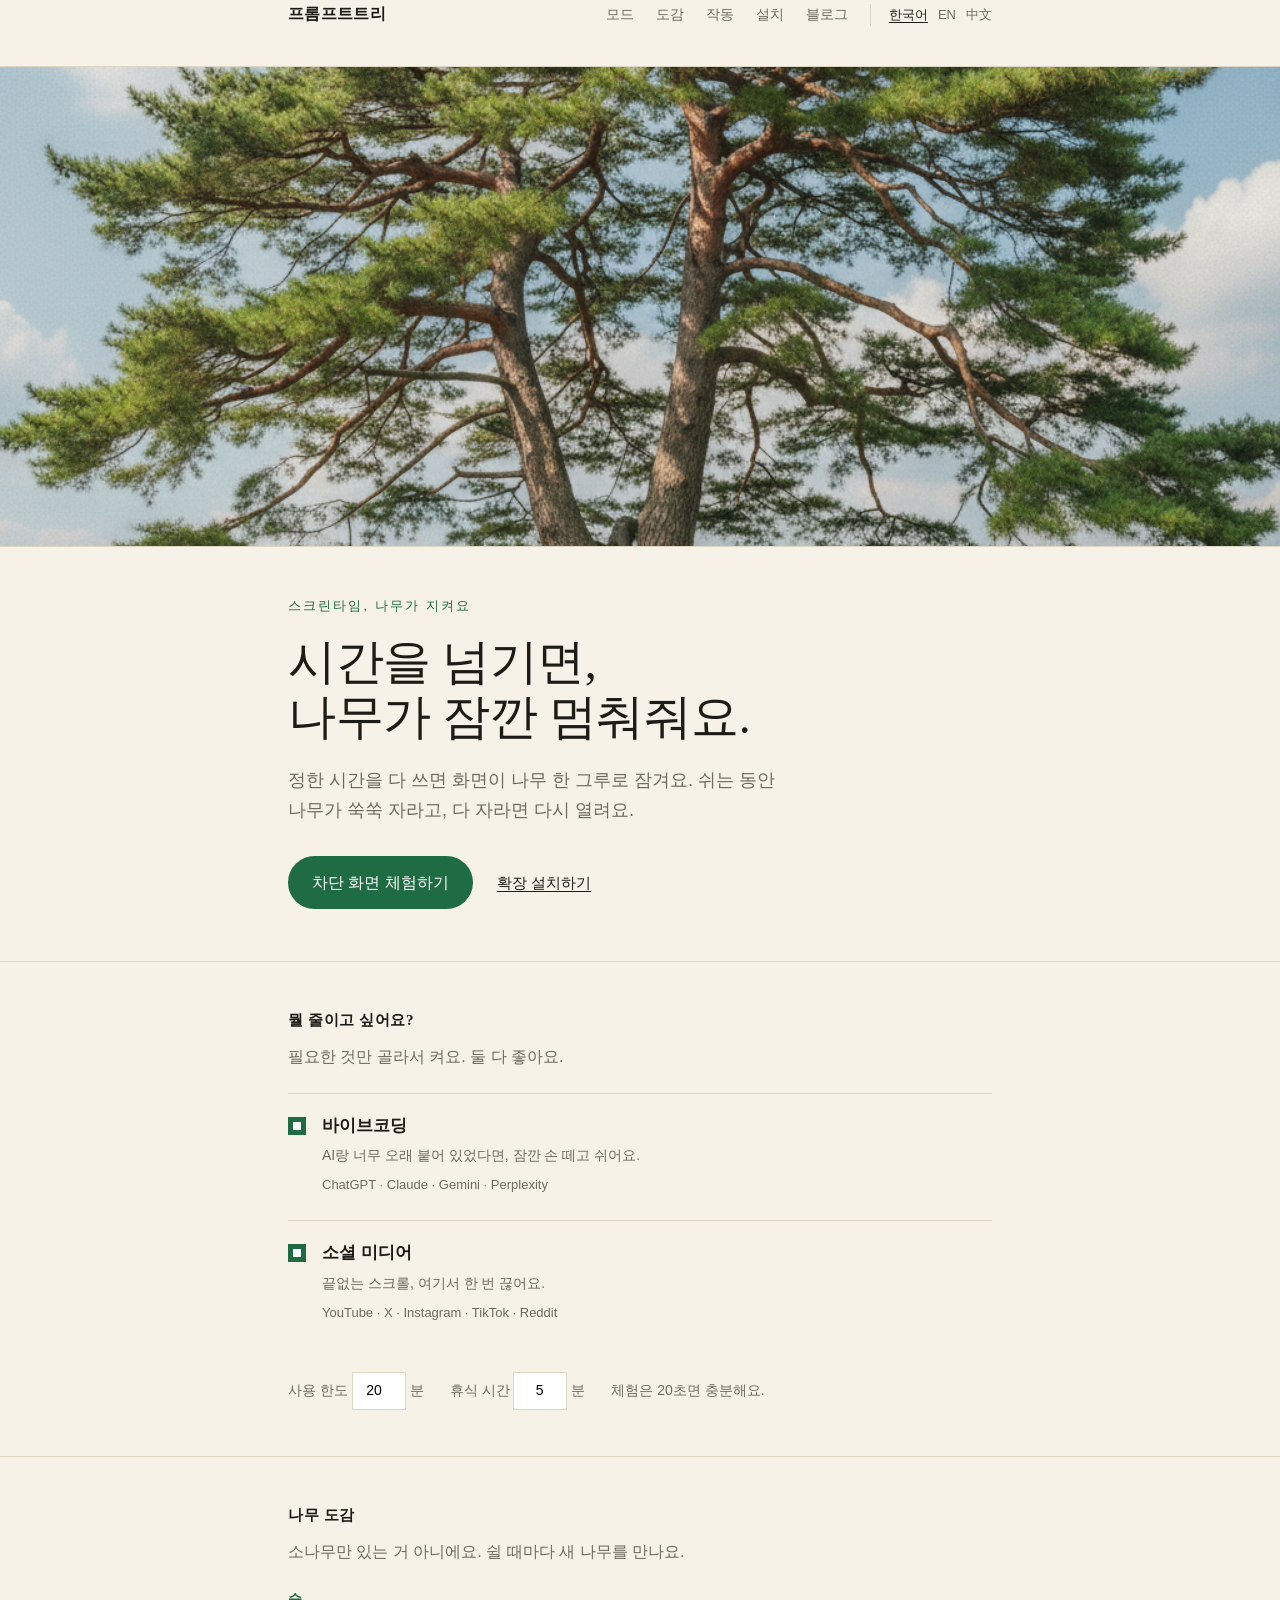
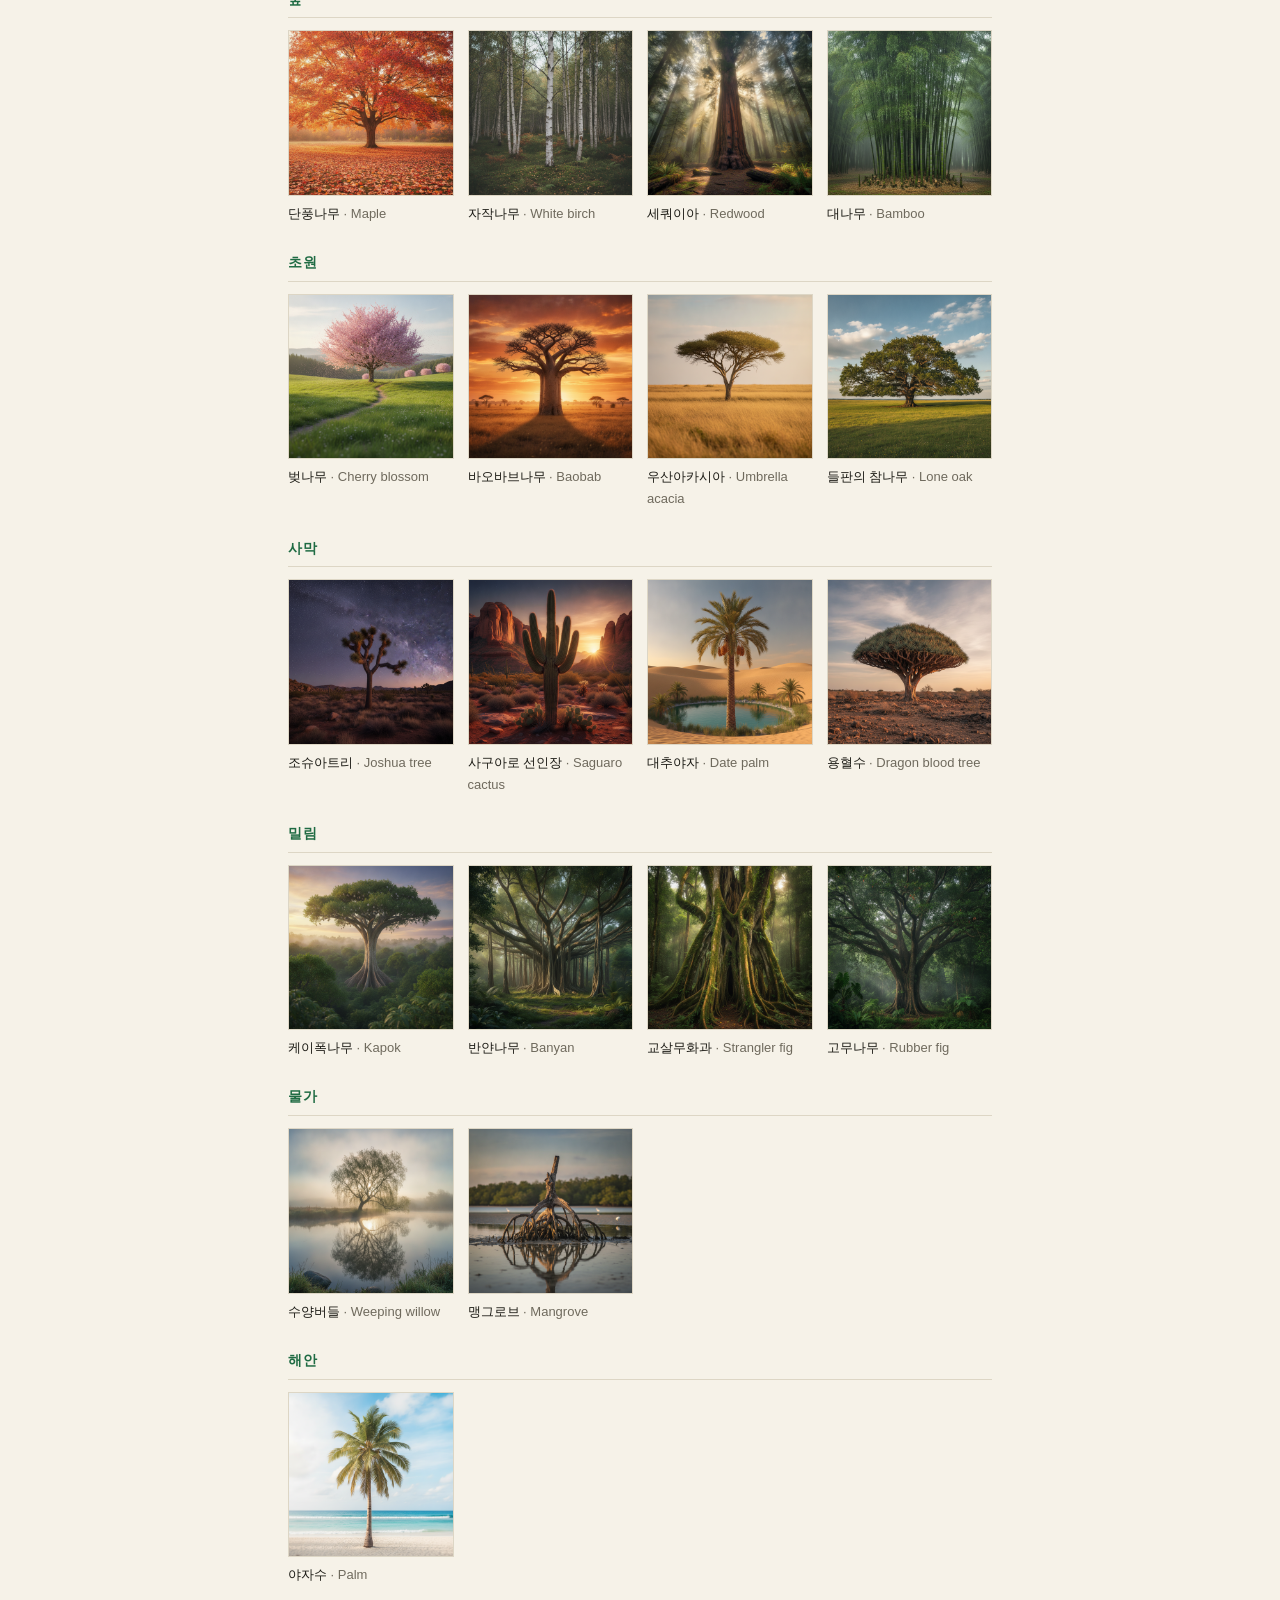
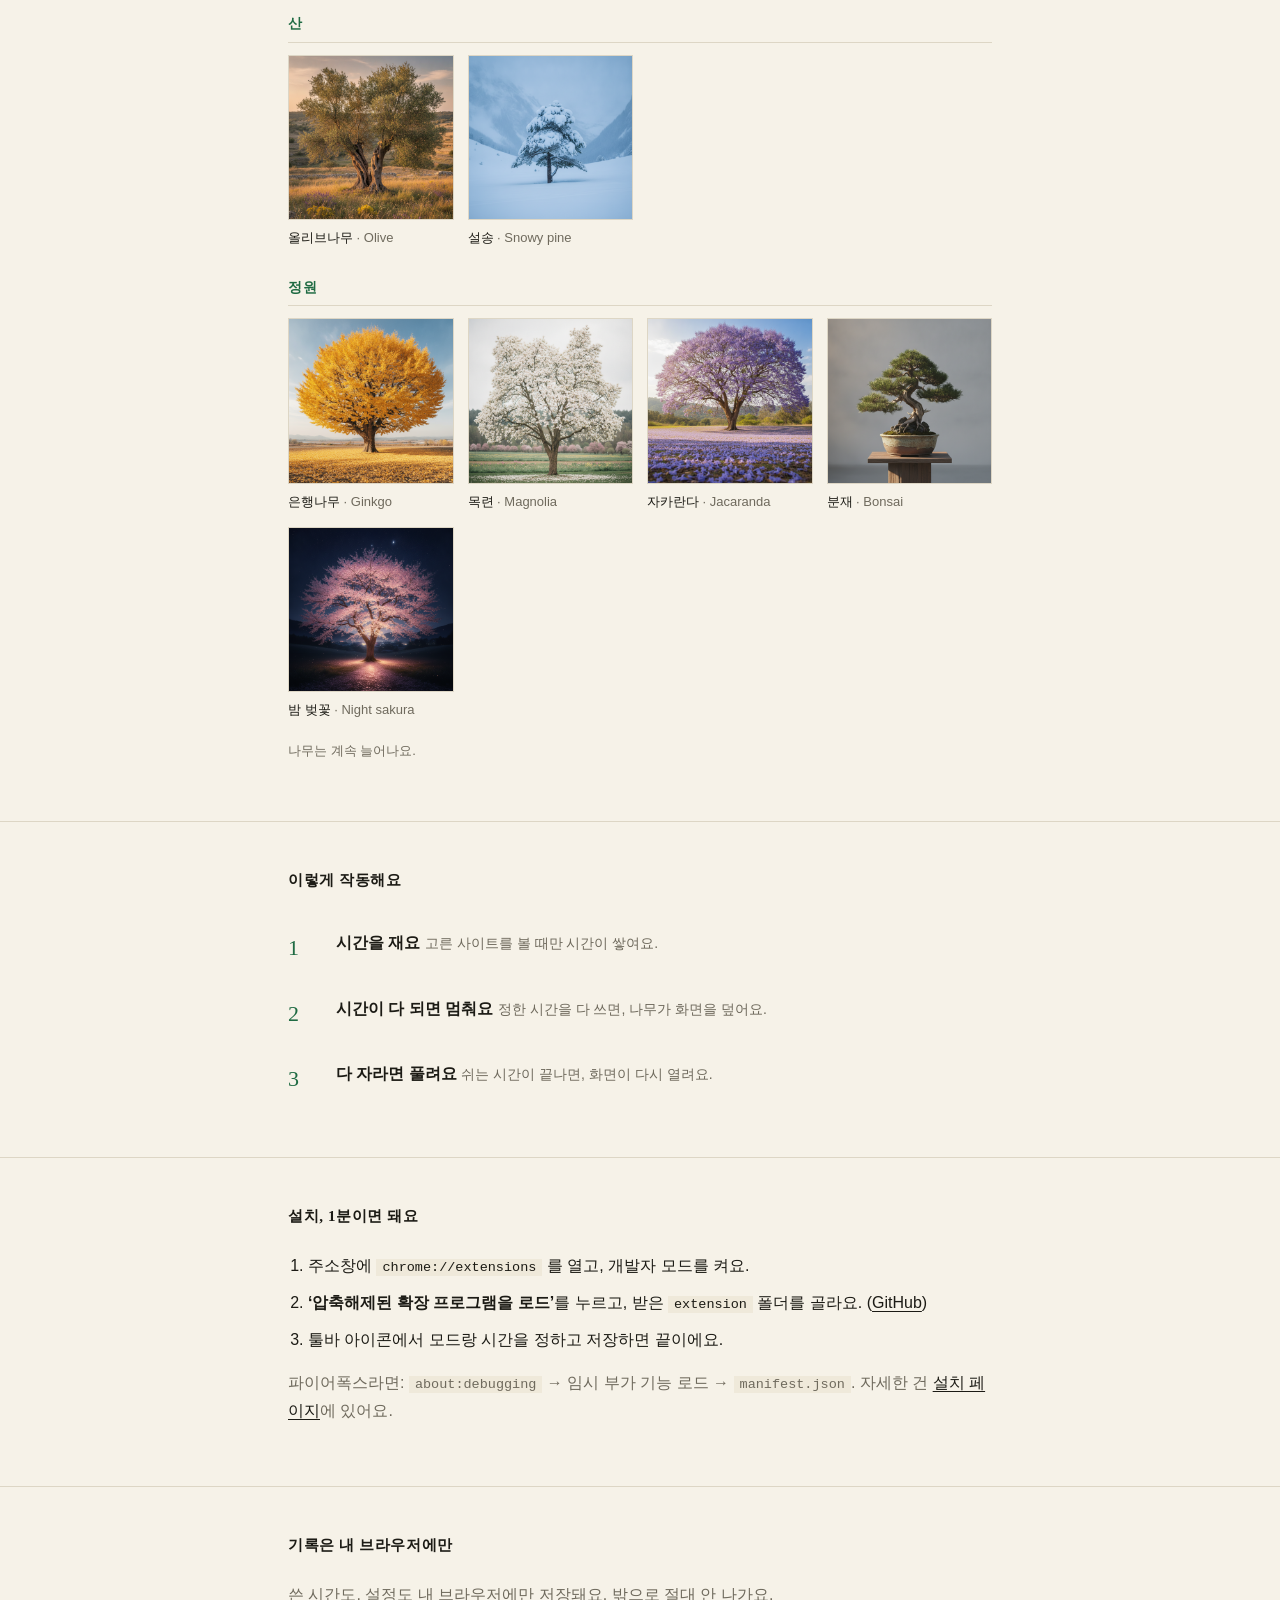
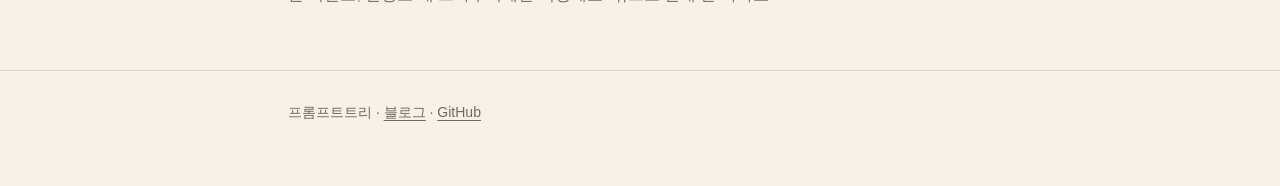
<file: index.html>
<!doctype html>
<html lang="ko">
  <head>
    <meta charset="utf-8" />
    <meta name="viewport" content="width=device-width, initial-scale=1" />
    <title>프롬프트트리 — 시간을 넘기면 나무가 쉬게 합니다</title>
    <meta name="description" content="정한 시간을 넘기면 화면을 나무로 덮어 쉬게 하는 스크린타임 휴식 도구. 바이브코딩과 SNS를 따로 지킵니다." />
    <meta property="og:title" content="프롬프트트리 (Prompt Tree)" />
    <link rel="icon" href="favicon.svg" type="image/svg+xml" />
    <style>
      :root{ --ink:#1c1b15; --soft:#6f6a5d; --line:#ddd6c5; --paper:#f6f2e8; --paper2:#efe9da; --accent:#1f6b43; --accent-d:#16502f; }
      *{ box-sizing:border-box; }
      html{ -webkit-font-smoothing:antialiased; }
      body{ margin:0; color:var(--ink); background:var(--paper);
        font:16px/1.7 "Helvetica Neue",-apple-system,"Apple SD Gothic Neo","Segoe UI",sans-serif; }
      a{ color:var(--ink); text-underline-offset:3px; }
      .wrap{ max-width:760px; margin:0 auto; padding:0 28px; }
      .serif{ font-family:Georgia,"Times New Roman","Apple SD Gothic Neo",serif; }

      header.top{ border-bottom:1px solid var(--line); }
      .top .wrap{ display:flex; align-items:baseline; gap:26px; height:66px; }
      .word{ font-weight:700; letter-spacing:.02em; }
      .top nav{ margin-left:auto; display:flex; gap:22px; font-size:14px; align-items:baseline; }
      .top nav a{ color:var(--soft); text-decoration:none; }
      .top nav a:hover{ color:var(--ink); }
      .langs{ display:flex; gap:10px; border-left:1px solid var(--line); padding-left:18px; }
      .langs button{ background:none; border:none; font:inherit; font-size:13px; color:var(--soft); cursor:pointer; padding:0; }
      .langs button.on{ color:var(--ink); text-decoration:underline; text-underline-offset:3px; }

      .hero{ border-bottom:1px solid var(--line); }
      .banner{ width:100%; height:min(58vh,480px); overflow:hidden; background:#cdd8c6; border-bottom:1px solid var(--line); }
      .banner img, .banner svg{ width:100%; height:100%; object-fit:cover; display:block; }
      .hcontent{ padding:48px 0 52px; }
      .kicker{ font-size:13px; letter-spacing:.16em; text-transform:uppercase; color:var(--accent); margin:0 0 18px; }
      .hero h1{ font-size:48px; line-height:1.14; margin:0 0 20px; font-weight:400; letter-spacing:-.01em; }
      .hero p.sub{ font-size:18px; color:var(--soft); margin:0 0 30px; max-width:50ch; }
      .actions{ display:flex; align-items:center; gap:24px; }
      .link-btn{ background:var(--accent); color:#fff; padding:13px 24px; font-size:15px; border:none; cursor:pointer; font:inherit; border-radius:999px; }
      .link-btn:hover{ background:var(--accent-d); }
      .text-link{ color:var(--ink); font-size:15px; }

      section{ padding:46px 0; border-bottom:1px solid var(--line); }
      h2.serif{ font-size:15px; letter-spacing:.04em; margin:0 0 22px; font-weight:700; }
      .lead{ color:var(--soft); margin-top:-12px; margin-bottom:22px; }

      .mode{ display:flex; gap:16px; padding:18px 0; border-top:1px solid var(--line); cursor:pointer; }
      .mode:last-of-type{ border-bottom:1px solid var(--line); }
      .box{ width:18px; height:18px; border:1.5px solid var(--ink); margin-top:5px; flex:none; position:relative; }
      .mode.on .box{ background:var(--accent); border-color:var(--accent); }
      .mode.on .box::after{ content:""; position:absolute; inset:4px; background:#fff; }
      .mode .body h3{ margin:0 0 4px; font-size:17px; font-weight:700; }
      .mode .body p{ margin:0 0 6px; color:var(--soft); font-size:14px; }
      .mode .body .who{ font-size:13px; color:var(--soft); }
      .controls{ margin-top:24px; display:flex; gap:26px; flex-wrap:wrap; align-items:baseline; font-size:14px; color:var(--soft); }
      .controls input{ width:54px; padding:6px 8px; border:1px solid var(--line); background:#fff; font:inherit; text-align:right; }

      .step{ display:flex; gap:18px; padding:14px 0; }
      .step .idx{ font-family:Georgia,serif; font-size:22px; color:var(--accent); width:30px; flex:none; }
      .step .t{ font-weight:700; } .step .d{ color:var(--soft); font-size:14px; }

      .install ol{ margin:0; padding-left:20px; } .install li{ margin:9px 0; }
      code{ background:var(--paper2); padding:1px 6px; font-size:13.5px; }
      .privacy{ color:var(--soft); }
      footer{ padding:30px 0 64px; color:var(--soft); font-size:14px; }
      footer a{ color:var(--soft); }

      #demo{ position:fixed; inset:0; z-index:9999; display:none; flex-direction:column; align-items:center;
        justify-content:center; gap:18px; text-align:center; background:var(--paper2); padding:24px; }
      #demo.show{ display:flex; }
      #demo .dscene{ width:min(82vw,420px); aspect-ratio:400/300; overflow:hidden; border:1px solid var(--line); background:#cdd8c6; }
      #demo .dtitle{ font-size:22px; font-family:Georgia,serif; }
      #demo .dsub{ color:var(--soft); font-size:14px; max-width:42ch; }
      #demo .dcount{ font-family:Georgia,serif; font-size:38px; font-variant-numeric:tabular-nums; }
      #demo .dbar{ width:min(72vw,360px); height:4px; background:#d9d4c6; overflow:hidden; }
      #demo .dfill{ height:100%; width:0%; background:var(--accent); transition:width 1s linear; }
      #demo .dskip{ background:none; border:none; color:var(--soft); font:inherit; font-size:13px; cursor:pointer; text-decoration:underline; }
      @media(max-width:560px){ .hero h1{ font-size:34px; } }

      .gallery{ display:grid; grid-template-columns:repeat(4,1fr); gap:14px; margin-top:8px; }
      @media(max-width:720px){ .gallery{ grid-template-columns:repeat(3,1fr); } }
      @media(max-width:480px){ .gallery{ grid-template-columns:repeat(2,1fr); } }
      .gtile{ }
      .gtile .pic{ width:100%; aspect-ratio:1/1; overflow:hidden; background:#cdd8c6; border:1px solid var(--line); }
      .gtile .pic img{ width:100%; height:100%; object-fit:cover; display:block; transition:transform .4s ease; }
      .gtile:hover .pic img{ transform:scale(1.05); }
      .gtile .nm{ font-size:13px; margin-top:7px; }
      .gtile .nm .en{ color:var(--soft); }
      .gnote{ color:var(--soft); font-size:13px; margin-top:18px; }
      .ghab{ font-family:Georgia,serif; font-size:14px; color:var(--accent); letter-spacing:.04em;
        margin:26px 0 12px; padding-bottom:6px; border-bottom:1px solid var(--line); }
      .ghab:first-child{ margin-top:0; }
    </style>
  </head>
  <body>
    <header class="top">
      <div class="wrap">
        <span class="word" data-i18n="brand">프롬프트트리</span>
        <nav>
          <a href="#modes" data-i18n="navModes">모드</a>
          <a href="#gallery" data-i18n="navGallery">도감</a>
          <a href="#how" data-i18n="navHow">작동</a>
          <a href="#install" data-i18n="navInstall">설치</a>
          <a href="blog/" data-i18n="navBlog">블로그</a>
          <span class="langs">
            <button data-lang="ko">한국어</button>
            <button data-lang="en">EN</button>
            <button data-lang="zh">中文</button>
          </span>
        </nav>
      </div>
    </header>

    <main>
      <div class="hero">
        <div class="banner" id="heroScene"></div>
        <div class="hcontent">
          <div class="wrap">
            <p class="kicker" data-i18n="kicker">Screen-time gatekeeper</p>
            <h1 class="serif" data-i18n-html="h1">시간을 넘기면,<br />나무가 화면을 덮어 쉬게 합니다.</h1>
            <p class="sub" data-i18n="heroSub">정한 시간을 넘기면 화면이 한 그루 나무로 잠깁니다. 쉬는 동안 묘목이 노송으로 자라고, 다 자라면 화면이 다시 열립니다.</p>
            <div class="actions">
              <button class="link-btn" id="tryBtn" data-i18n="try">차단 화면 체험</button>
              <a class="text-link" href="#install" data-i18n="installCta">확장 설치하기</a>
            </div>
          </div>
        </div>
      </div>

      <section id="modes">
        <div class="wrap">
          <h2 class="serif" data-i18n="modesH2">무엇을 지킬까</h2>
          <p class="lead" data-i18n="modesLead">두 가지를 각각 켜고 끌 수 있습니다. 둘 다 골라도 됩니다.</p>
          <div class="mode on" data-mode="ai">
            <span class="box"></span>
            <div class="body">
              <h3 data-i18n="aiH3">바이브코딩</h3>
              <p data-i18n="aiP">AI와 너무 오래 붙어 있었다면, 잠깐 손을 떼고 머리를 식힙니다.</p>
              <p class="who">ChatGPT · Claude · Gemini · Perplexity</p>
            </div>
          </div>
          <div class="mode on" data-mode="sns">
            <span class="box"></span>
            <div class="body">
              <h3 data-i18n="snsH3">소셜 미디어</h3>
              <p data-i18n="snsP">무한 스크롤이 길어지면 한 박자 쉬어갑니다.</p>
              <p class="who">YouTube · X · Instagram · TikTok · Reddit</p>
            </div>
          </div>
          <div class="controls">
            <span><span data-i18n="usageLabel">사용 한도</span> <input id="usage" type="number" min="1" max="240" value="20" /> <span data-i18n="min">분</span></span>
            <span><span data-i18n="breakLabel">휴식 시간</span> <input id="brk" type="number" min="1" max="60" value="5" /> <span data-i18n="min">분</span></span>
            <span data-i18n="demoNote">체험은 20초로 짧게 보여드립니다.</span>
          </div>
        </div>
      </section>

      <section id="gallery">
        <div class="wrap">
          <h2 class="serif" data-i18n="galleryH2">나무 도감</h2>
          <p class="lead" data-i18n="galleryLead">소나무만이 아닙니다. 쉴 때마다 다른 나무를 만나요.</p>
          <div id="galleryGroups"></div>
          <p class="gnote" data-i18n="galleryNote">계속 늘어나는 중입니다.</p>
        </div>
      </section>

      <section id="how">
        <div class="wrap">
          <h2 class="serif" data-i18n="howH2">작동 방식</h2>
          <div class="step"><span class="idx">1</span><div><span class="t" data-i18n="s1t">시간이 쌓여요</span> <span class="d" data-i18n="s1d">고른 사이트를 보는 동안만 사용 시간이 쌓입니다.</span></div></div>
          <div class="step"><span class="idx">2</span><div><span class="t" data-i18n="s2t">한도를 넘으면 멈춰요</span> <span class="d" data-i18n="s2d">정한 시간을 다 쓰면 화면을 나무가 덮어 잠깐 멈춰 세웁니다.</span></div></div>
          <div class="step"><span class="idx">3</span><div><span class="t" data-i18n="s3t">나무가 자라면 다시 열려요</span> <span class="d" data-i18n="s3d">휴식이 끝나고 나무가 다 자라면 화면이 다시 열립니다.</span></div></div>
        </div>
      </section>

      <section id="install" class="install">
        <div class="wrap">
          <h2 class="serif" data-i18n="installH2">설치 — 크롬, 1분</h2>
          <ol>
            <li data-i18n-html="li1">주소창에 <code>chrome://extensions</code> 을 열고 개발자 모드를 켭니다.</li>
            <li data-i18n-html="li2"><b>압축해제된 확장 프로그램을 로드</b> → 내려받은 <code>extension/</code> 폴더 선택. (<a href="https://github.com/jinseriouspark/prompt-tree" target="_blank" rel="noopener">GitHub</a>)</li>
            <li data-i18n="li3">툴바 아이콘에서 모드와 한도·휴식 시간을 정하고 저장합니다.</li>
          </ol>
          <p class="privacy" data-i18n-html="ffNote">파이어폭스: <code>about:debugging</code> → 임시 부가 기능 로드 → <code>manifest.json</code>. 전용 안내는 <a href="extension/">설치 페이지</a>.</p>
        </div>
      </section>

      <section>
        <div class="wrap privacy">
          <h2 class="serif" style="color:var(--ink)" data-i18n="privacyH2">기록은 내 브라우저 안에만</h2>
          <p data-i18n="privacyP">사용 시간과 설정은 storage.local에만 저장되고 어디로도 전송되지 않습니다. 네트워크 권한도 요청하지 않습니다.</p>
        </div>
      </section>
    </main>

    <footer>
      <div class="wrap">
        <span data-i18n="brand">프롬프트트리</span> · <a href="blog/" data-i18n="navBlog">블로그</a> ·
        <a href="https://github.com/jinseriouspark/prompt-tree" target="_blank" rel="noopener">GitHub</a>
      </div>
    </footer>

    <div id="demo">
      <div class="dscene" id="dscene"></div>
      <div class="dtitle serif" data-i18n="demoTitle">잠시 쉬어가요</div>
      <div class="dsub" id="dsub"></div>
      <div class="dcount" id="dcount">00:20</div>
      <div class="dbar"><div class="dfill" id="dfill"></div></div>
      <button class="dskip" id="dskip" data-i18n="demoSkip">체험이라 건너뛰기 (실제 확장은 닫을 수 없습니다)</button>
    </div>

    <script>
      if ("serviceWorker" in navigator)
        navigator.serviceWorker.getRegistrations().then((rs) => rs.forEach((r) => r.unregister()));
      if (window.caches) caches.keys().then((ks) => ks.forEach((k) => caches.delete(k)));
    </script>
    <script src="tree-art.js"></script>
    <script>
      // --- 다국어 (기본 한국어) ---
      const I18N = {
        ko: {
          brand:"프롬프트트리", navModes:"모드", navGallery:"도감", navHow:"작동", navInstall:"설치", navBlog:"블로그",
          galleryH2:"나무 도감", galleryLead:"소나무만 있는 거 아니에요. 쉴 때마다 새 나무를 만나요.", galleryNote:"나무는 계속 늘어나요.",
          kicker:"스크린타임, 나무가 지켜요", h1:"시간을 넘기면,<br />나무가 잠깐 멈춰줘요.",
          heroSub:"정한 시간을 다 쓰면 화면이 나무 한 그루로 잠겨요. 쉬는 동안 나무가 쑥쑥 자라고, 다 자라면 다시 열려요.",
          try:"차단 화면 체험하기", installCta:"확장 설치하기",
          figcap:"휴식이 끝날 때의 노송. 사진을 넣으면 실사로 바뀌어요.",
          modesH2:"뭘 줄이고 싶어요?", modesLead:"필요한 것만 골라서 켜요. 둘 다 좋아요.",
          aiH3:"바이브코딩", aiP:"AI랑 너무 오래 붙어 있었다면, 잠깐 손 떼고 쉬어요.",
          snsH3:"소셜 미디어", snsP:"끝없는 스크롤, 여기서 한 번 끊어요.",
          usageLabel:"사용 한도", breakLabel:"휴식 시간", min:"분", demoNote:"체험은 20초면 충분해요.",
          howH2:"이렇게 작동해요",
          s1t:"시간을 재요", s1d:"고른 사이트를 볼 때만 시간이 쌓여요.",
          s2t:"시간이 다 되면 멈춰요", s2d:"정한 시간을 다 쓰면, 나무가 화면을 덮어요.",
          s3t:"다 자라면 풀려요", s3d:"쉬는 시간이 끝나면, 화면이 다시 열려요.",
          installH2:"설치, 1분이면 돼요",
          li1:"주소창에 <code>chrome://extensions</code> 를 열고, 개발자 모드를 켜요.",
          li2:"<b>‘압축해제된 확장 프로그램을 로드’</b>를 누르고, 받은 <code>extension</code> 폴더를 골라요. (<a href='https://github.com/jinseriouspark/prompt-tree' target='_blank' rel='noopener'>GitHub</a>)",
          li3:"툴바 아이콘에서 모드랑 시간을 정하고 저장하면 끝이에요.",
          ffNote:"파이어폭스라면: <code>about:debugging</code> → 임시 부가 기능 로드 → <code>manifest.json</code>. 자세한 건 <a href='extension/'>설치 페이지</a>에 있어요.",
          privacyH2:"기록은 내 브라우저에만",
          privacyP:"쓴 시간도, 설정도 내 브라우저에만 저장돼요. 밖으로 절대 안 나가요.",
          demoTitle:"잠깐, 숨 한 번 쉴까요?", demoSkip:"체험이라 건너뛰기 (진짜 확장은 못 닫아요)",
          demoSub:(label,usage)=>`${label} 보는 데 ${usage}분을 다 썼어요. 20초만 쉬면서, 나무가 자라는 걸 봐요.`,
          mAi:"바이브코딩", mSns:"소셜 미디어", mPicked:"고른 사이트",
        },
        en: {
          brand:"Prompt Tree", navModes:"Modes", navGallery:"Collection", navHow:"How", navInstall:"Install", navBlog:"Blog",
          galleryH2:"Tree collection", galleryLead:"Not just pines. Meet a different tree each time you rest.", galleryNote:"The collection keeps growing.",
          kicker:"Screen-time break", h1:"When time runs out,<br />a tree covers the screen so you rest.",
          heroSub:"Past your limit, the screen locks behind a single tree. While you rest a sapling grows into an old pine — and when it's full grown, the screen opens again.",
          try:"Try the block screen", installCta:"Install the extension",
          figcap:"The old pine at the end of a break. (Drop in photos for a realistic version.)",
          modesH2:"What to guard", modesLead:"Turn each on or off independently. Both is fine.",
          aiH3:"Vibe coding", aiP:"Been glued to AI too long? Step away and let your head cool.",
          snsH3:"Social media", snsP:"When the endless scroll drags on, take a beat.",
          usageLabel:"Usage limit", breakLabel:"Break time", min:"min", demoNote:"The demo is a short 20 seconds.",
          howH2:"How it works",
          s1t:"Your time adds up", s1d:"Time counts only while you're on a chosen site.",
          s2t:"At the limit, it pauses you", s2d:"Once your time is used up, a tree covers the screen.",
          s3t:"Grown, it reopens", s3d:"When the break ends and the tree is full-grown, the screen opens again.",
          installH2:"Install — Chrome, 1 min",
          li1:"Open <code>chrome://extensions</code> and turn on Developer mode.",
          li2:"<b>Load unpacked</b> → choose the downloaded <code>extension/</code> folder. (<a href='https://github.com/jinseriouspark/prompt-tree' target='_blank' rel='noopener'>GitHub</a>)",
          li3:"Set modes, limit and break time from the toolbar icon, then save.",
          ffNote:"Firefox: <code>about:debugging</code> → Load Temporary Add-on → <code>manifest.json</code>. Full guide: <a href='extension/'>install page</a>.",
          privacyH2:"Records stay in your browser",
          privacyP:"Usage time and settings live only in storage.local and are never transmitted. No network permission is requested.",
          demoTitle:"Take a short rest", demoSkip:"Skip (the real extension can't be closed)",
          demoSub:(label,usage)=>`You've used ${usage} minutes on ${label}. Rest for 20 seconds and watch the tree grow.`,
          mAi:"Vibe coding", mSns:"Social media", mPicked:"the chosen sites",
        },
        zh: {
          brand:"Prompt Tree", navModes:"模式", navGallery:"图鉴", navHow:"原理", navInstall:"安装", navBlog:"博客",
          galleryH2:"树木图鉴", galleryLead:"不只是松树。每次休息都会遇见不同的树。", galleryNote:"图鉴还在不断增加。",
          kicker:"屏幕时间休息", h1:"超过设定时间，<br />一棵树会盖住屏幕，让你休息。",
          heroSub:"一旦超时，屏幕会被一棵树锁住。休息时树苗长成老松，长成之后屏幕重新打开。",
          try:"体验拦截画面", installCta:"安装扩展",
          figcap:"休息结束时的老松。（放入照片即可变为写实版。）",
          modesH2:"守护什么", modesLead:"两项可分别开关，全选也可以。",
          aiH3:"编程休息", aiP:"和 AI 黏太久了？先放下手，让头脑冷静一下。",
          snsH3:"社交媒体", snsP:"无尽刷动太久时，停一拍。",
          usageLabel:"使用上限", breakLabel:"休息时间", min:"分钟", demoNote:"体验只演示 20 秒。",
          howH2:"工作原理",
          s1t:"开始累计时间", s1d:"只有在浏览所选网站时才会计时。",
          s2t:"到点就暂停", s2d:"用完设定的时间，一棵树会盖住屏幕。",
          s3t:"长成后重新打开", s3d:"休息结束、树长成后，屏幕重新打开。",
          installH2:"安装 — Chrome，1 分钟",
          li1:"打开 <code>chrome://extensions</code>，开启开发者模式。",
          li2:"<b>加载已解压的扩展程序</b> → 选择下载的 <code>extension/</code> 文件夹。（<a href='https://github.com/jinseriouspark/prompt-tree' target='_blank' rel='noopener'>GitHub</a>）",
          li3:"在工具栏图标里设置模式、上限和休息时间，然后保存。",
          ffNote:"Firefox：<code>about:debugging</code> → 临时载入附加组件 → <code>manifest.json</code>。完整说明：<a href='extension/'>安装页面</a>。",
          privacyH2:"记录只留在你的浏览器里",
          privacyP:"使用时间和设置只保存在 storage.local，绝不外传。也不申请网络权限。",
          demoTitle:"稍作休息", demoSkip:"跳过（真实扩展无法关闭）",
          demoSub:(label,usage)=>`你在${label}上已用 ${usage} 分钟。休息 20 秒，看着树长大。`,
          mAi:"编程休息", mSns:"社交媒体", mPicked:"所选网站",
        },
      };
      let LANG = localStorage.getItem("ng-lang") || "ko";
      function applyLang(lang) {
        LANG = I18N[lang] ? lang : "ko";
        const d = I18N[LANG];
        document.documentElement.lang = LANG;
        document.querySelectorAll("[data-i18n]").forEach((el) => { if (d[el.dataset.i18n] != null) el.textContent = d[el.dataset.i18n]; });
        document.querySelectorAll("[data-i18n-html]").forEach((el) => { if (d[el.dataset.i18nHtml] != null) el.innerHTML = d[el.dataset.i18nHtml]; });
        document.querySelectorAll(".langs button").forEach((b) => b.classList.toggle("on", b.dataset.lang === LANG));
        renderGallery();
        localStorage.setItem("ng-lang", LANG);
      }
      document.querySelectorAll(".langs button").forEach((b) => b.addEventListener("click", () => applyLang(b.dataset.lang)));

      // --- 나무 도감 (서식지별) ---
      const HABITATS = [
        ["forest", { ko:"숲", en:"Forest", zh:"森林" }],
        ["grassland", { ko:"초원", en:"Grassland", zh:"草原" }],
        ["desert", { ko:"사막", en:"Desert", zh:"沙漠" }],
        ["jungle", { ko:"밀림", en:"Jungle", zh:"丛林" }],
        ["wetland", { ko:"물가", en:"Wetland", zh:"水边" }],
        ["coast", { ko:"해안", en:"Coast", zh:"海岸" }],
        ["mountain", { ko:"산", en:"Mountain", zh:"山地" }],
        ["garden", { ko:"정원", en:"Garden", zh:"庭院" }],
      ];
      let GALLERY = [];
      function tile(t) {
        return `<div class="gtile"><div class="pic"><img src="assets/trees/${t.slug}.jpg" alt="" loading="lazy"/></div>
          <div class="nm">${t[LANG] || t.en}<span class="en"> · ${t.en}</span></div></div>`;
      }
      function renderGallery() {
        const box = document.getElementById("galleryGroups");
        if (!box) return;
        let html = "";
        for (const [h, lab] of HABITATS) {
          const items = GALLERY.filter((t) => t.habitat === h);
          if (items.length) html += `<h3 class="ghab">${lab[LANG] || lab.en}</h3><div class="gallery">${items.map(tile).join("")}</div>`;
        }
        const known = HABITATS.map(([h]) => h);
        const rest = GALLERY.filter((t) => !known.includes(t.habitat));
        if (rest.length) html += `<div class="gallery">${rest.map(tile).join("")}</div>`;
        box.innerHTML = html;
      }
      fetch("assets/trees/index.json").then((r) => (r.ok ? r.json() : [])).then((d) => { GALLERY = d || []; renderGallery(); }).catch(() => {});

      applyLang(LANG);

      // --- 나무 + 모드 + 체험 ---
      // 단계 사진 미리 로드 → 전환 시 SVG 깜빡임 없음
      ["0","1","2","3","4"].forEach((n) => { const im = new Image(); im.src = "assets/tree/stage-" + n + ".jpg"; });
      TreeArt.paint(document.getElementById("heroScene"), 96, "assets/tree");
      const modes = { ai: true, sns: true };
      document.querySelectorAll(".mode").forEach((el) => {
        el.addEventListener("click", () => { const m = el.dataset.mode; modes[m] = !modes[m]; el.classList.toggle("on", modes[m]); });
      });

      const demo = document.getElementById("demo"), dscene = document.getElementById("dscene");
      const dcount = document.getElementById("dcount"), dfill = document.getElementById("dfill"), dsub = document.getElementById("dsub");
      const fmt = (s) => `${String(Math.floor(s/60)).padStart(2,"0")}:${String(s%60).padStart(2,"0")}`;
      let timer = null;
      function startDemo() {
        const d = I18N[LANG], picked = [];
        if (modes.ai) picked.push(d.mAi);
        if (modes.sns) picked.push(d.mSns);
        const label = picked.length ? picked.join(" · ") : d.mPicked;
        const usage = document.getElementById("usage").value || 20;
        dsub.textContent = d.demoSub(label, usage);
        const total = 20; let left = total, lastStage = -1;
        demo.classList.add("show"); document.body.style.overflow = "hidden";
        const render = () => {
          const prog = (total - left) / total, health = prog * 100, stage = TreeArt.stageIndex(health);
          if (stage !== lastStage) { TreeArt.paint(dscene, health, "assets/tree"); lastStage = stage; }
          dcount.textContent = fmt(left); dfill.style.width = (prog * 100).toFixed(1) + "%";
        };
        render(); clearInterval(timer);
        timer = setInterval(() => { left -= 1; render(); if (left <= 0) { clearInterval(timer); endDemo(); } }, 1000);
      }
      function endDemo() { clearInterval(timer); demo.classList.remove("show"); document.body.style.overflow = ""; }
      document.getElementById("tryBtn").addEventListener("click", startDemo);
      document.getElementById("dskip").addEventListener("click", endDemo);
    </script>
  </body>
</html>
</file>
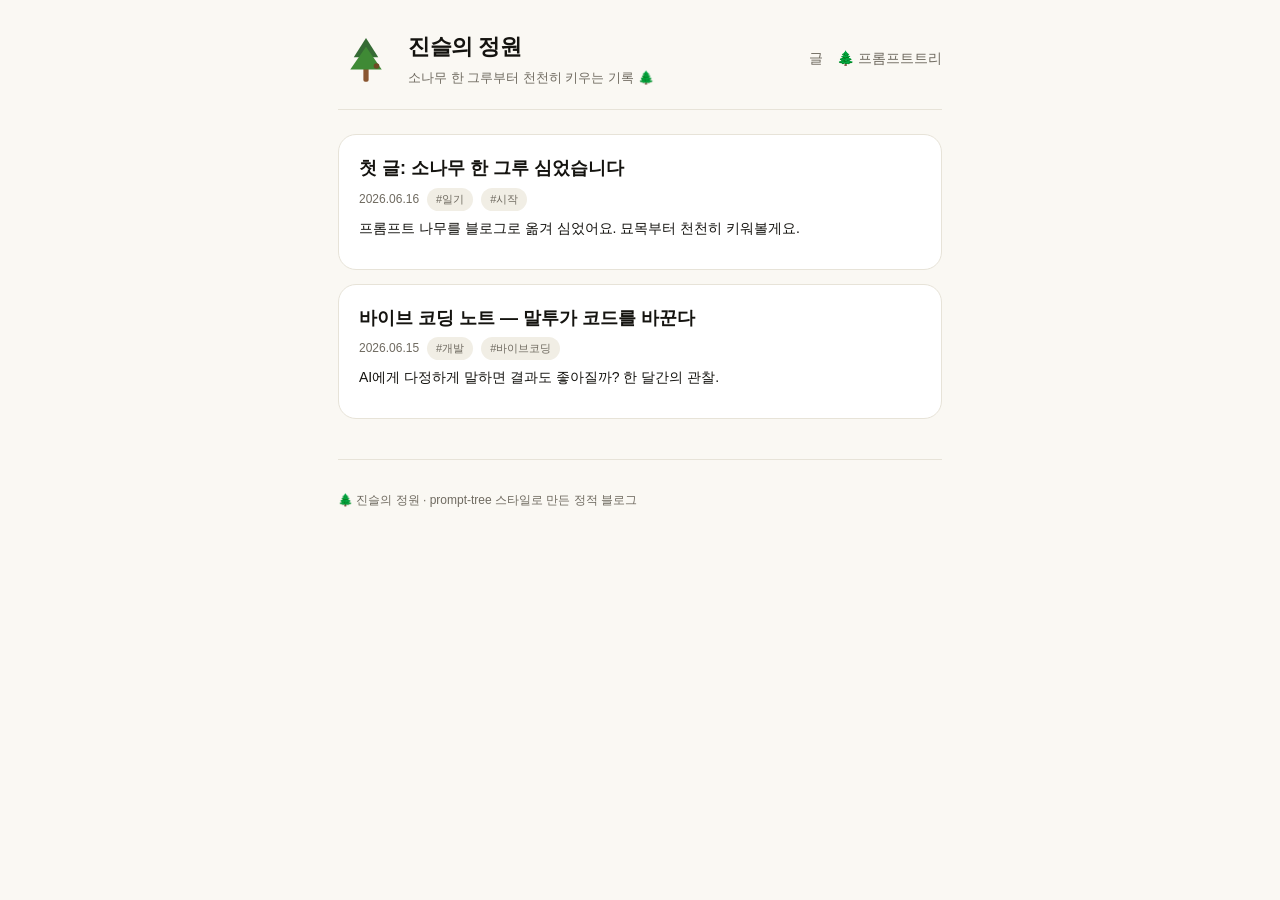
<file: blog/index.html>
<!doctype html>
<html lang="ko">
  <head>
    <meta charset="utf-8" />
    <meta name="viewport" content="width=device-width, initial-scale=1" />
    <title>진슬의 정원 🌲</title>
    <meta name="description" content="소나무 한 그루부터 천천히 키우는 기록." />
    <meta property="og:title" content="진슬의 정원 🌲" />
    <meta property="og:description" content="소나무 한 그루부터 천천히 키우는 기록." />
    <link rel="stylesheet" href="blog.css" />
    <link rel="icon" href="../favicon.svg" type="image/svg+xml" />
  </head>
  <body>
    <main class="wrap">
      <header class="site-head">
        <svg class="site-mascot" viewBox="0 0 64 64" aria-hidden="true">
          <rect x="29" y="40" width="6" height="18" rx="2" fill="#8a5630" />
          <polygon points="32,8 46,30 18,30" fill="#356b34" />
          <polygon points="32,18 50,44 14,44" fill="#3f8a35" />
          <circle cx="44" cy="40" r="3.2" fill="#6e4a24" />
        </svg>
        <div>
          <h1 class="site-title"><a href="index.html">진슬의 정원</a></h1>
          <p class="site-tagline">소나무 한 그루부터 천천히 키우는 기록 🌲</p>
        </div>
        <nav class="site-nav">
          <a href="index.html">글</a>
          <a href="../">🌲 프롬프트트리</a>
        </nav>
      </header>

      <ul id="postList" class="post-list"></ul>

      <footer class="site-foot">
        <p>🌲 진슬의 정원 · prompt-tree 스타일로 만든 정적 블로그</p>
      </footer>
    </main>
    <script>
      // 예전 PWA 서비스워커/캐시가 남아 옛 페이지를 보여주지 않도록 정리.
      if ("serviceWorker" in navigator) {
        navigator.serviceWorker.getRegistrations().then((rs) => rs.forEach((r) => r.unregister()));
      }
      if (window.caches) caches.keys().then((ks) => ks.forEach((k) => caches.delete(k)));
    </script>
    <script type="module" src="app.js"></script>
  </body>
</html>
</file>
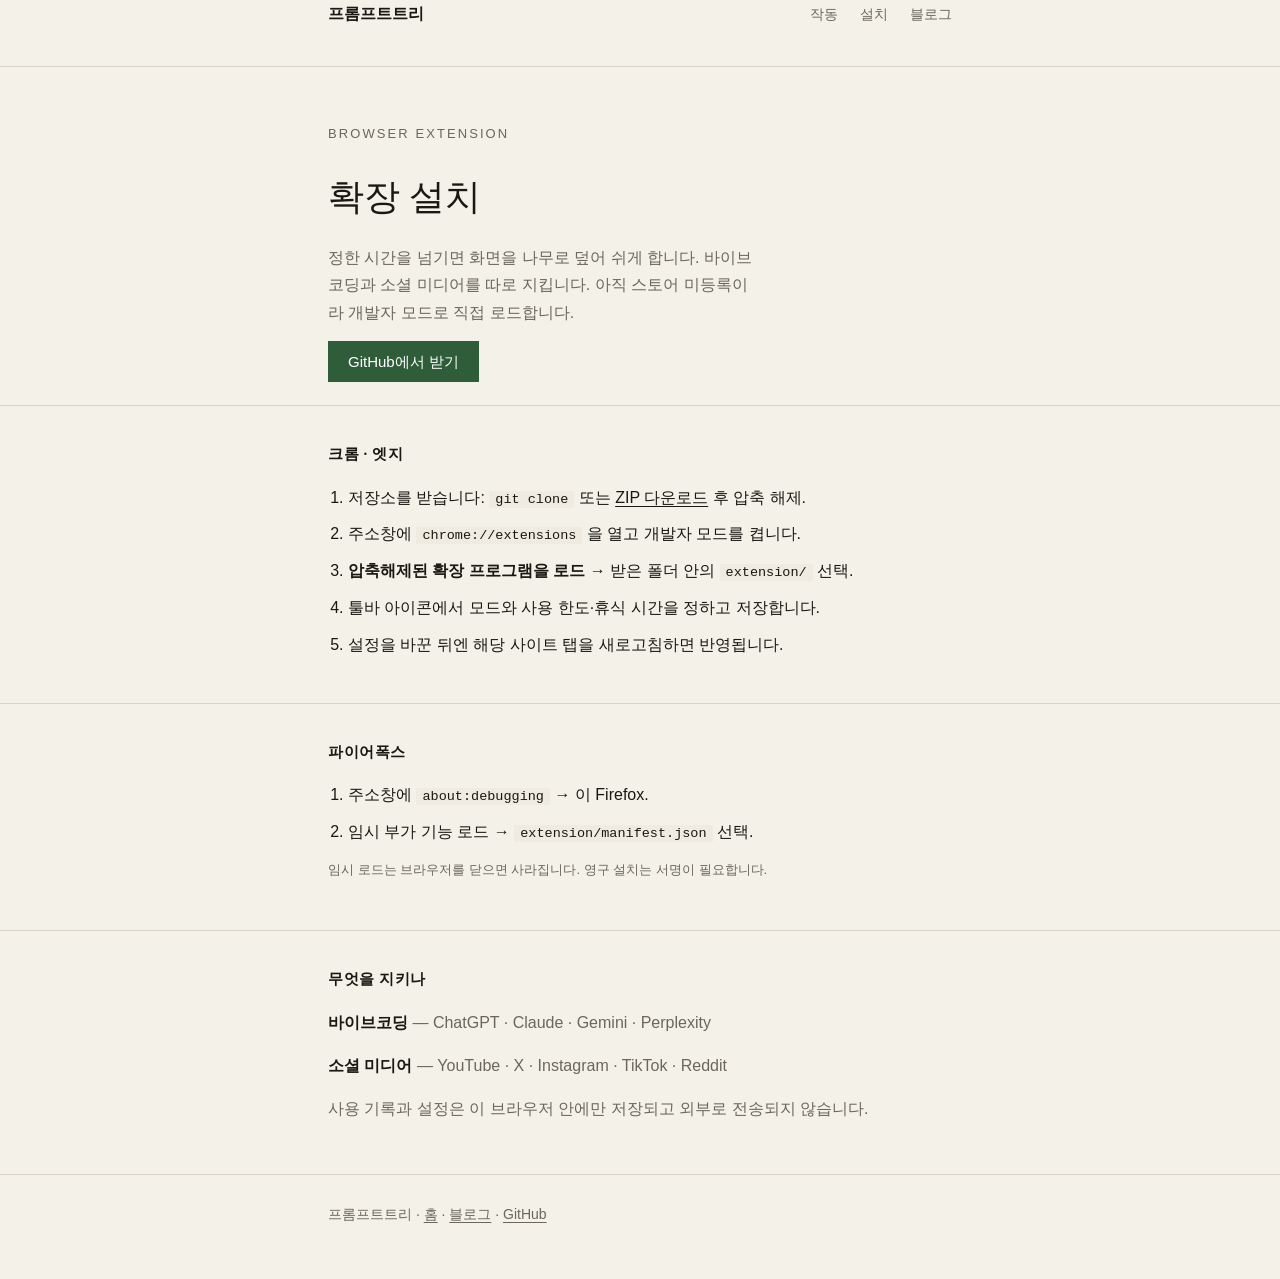
<file: extension/index.html>
<!doctype html>
<html lang="ko">
  <head>
    <meta charset="utf-8" />
    <meta name="viewport" content="width=device-width, initial-scale=1" />
    <title>프롬프트트리 — 확장 설치</title>
    <meta name="description" content="프롬프트트리 브라우저 확장 설치 안내 — Chrome / Firefox." />
    <link rel="icon" href="../favicon.svg" type="image/svg+xml" />
    <style>
      :root{ --ink:#191813; --soft:#6b675c; --line:#d9d4c6; --paper:#f4f1e9; --paper2:#efebe0; --accent:#2f5d3a; }
      *{ box-sizing:border-box; }
      body{ margin:0; color:var(--ink); background:var(--paper);
        font:16px/1.7 "Helvetica Neue",-apple-system,"Apple SD Gothic Neo","Segoe UI",sans-serif; }
      a{ color:var(--ink); text-underline-offset:3px; }
      .wrap{ max-width:680px; margin:0 auto; padding:0 28px; }
      .serif{ font-family:Georgia,"Times New Roman","Apple SD Gothic Neo",serif; }
      header.top{ border-bottom:1px solid var(--line); }
      .top .wrap{ display:flex; align-items:baseline; gap:26px; height:66px; }
      .word{ font-weight:700; text-decoration:none; color:var(--ink); }
      .top nav{ margin-left:auto; display:flex; gap:22px; font-size:14px; }
      .top nav a{ color:var(--soft); text-decoration:none; }
      .hero{ padding:56px 0 30px; border-bottom:1px solid var(--line); }
      .kicker{ font-size:13px; letter-spacing:.16em; text-transform:uppercase; color:var(--soft); margin:0 0 16px; }
      .hero h1{ font-size:36px; font-weight:400; margin:0 0 16px; }
      .hero p{ color:var(--soft); max-width:48ch; margin:0 0 22px; }
      .link-btn{ background:var(--accent); color:#fff; text-decoration:none; padding:12px 20px; font-size:15px; }
      section{ padding:36px 0; border-bottom:1px solid var(--line); }
      h2.serif{ font-size:15px; letter-spacing:.04em; margin:0 0 16px; font-weight:700; }
      ol{ margin:0; padding-left:20px; } li{ margin:9px 0; }
      code{ background:var(--paper2); padding:1px 6px; font-size:13.5px; }
      .who{ color:var(--soft); }
      .who b{ color:var(--ink); }
      .note{ color:var(--soft); font-size:13px; }
      footer{ padding:28px 0 56px; color:var(--soft); font-size:14px; }
      footer a{ color:var(--soft); }
    </style>
  </head>
  <body>
    <header class="top">
      <div class="wrap">
        <a class="word" href="../">프롬프트트리</a>
        <nav>
          <a href="../#how">작동</a>
          <a href="./">설치</a>
          <a href="../blog/">블로그</a>
        </nav>
      </div>
    </header>

    <main>
      <div class="hero">
        <div class="wrap">
          <p class="kicker">Browser extension</p>
          <h1 class="serif">확장 설치</h1>
          <p>정한 시간을 넘기면 화면을 나무로 덮어 쉬게 합니다. 바이브코딩과 소셜 미디어를 따로 지킵니다. 아직 스토어 미등록이라 개발자 모드로 직접 로드합니다.</p>
          <a class="link-btn" href="https://github.com/jinseriouspark/prompt-tree" target="_blank" rel="noopener">GitHub에서 받기</a>
        </div>
      </div>

      <section>
        <div class="wrap">
          <h2 class="serif">크롬 · 엣지</h2>
          <ol>
            <li>저장소를 받습니다: <code>git clone</code> 또는
              <a href="https://github.com/jinseriouspark/prompt-tree/archive/refs/heads/main.zip">ZIP 다운로드</a> 후 압축 해제.</li>
            <li>주소창에 <code>chrome://extensions</code> 을 열고 개발자 모드를 켭니다.</li>
            <li><b>압축해제된 확장 프로그램을 로드</b> → 받은 폴더 안의 <code>extension/</code> 선택.</li>
            <li>툴바 아이콘에서 모드와 사용 한도·휴식 시간을 정하고 저장합니다.</li>
            <li>설정을 바꾼 뒤엔 해당 사이트 탭을 새로고침하면 반영됩니다.</li>
          </ol>
        </div>
      </section>

      <section>
        <div class="wrap">
          <h2 class="serif">파이어폭스</h2>
          <ol>
            <li>주소창에 <code>about:debugging</code> → 이 Firefox.</li>
            <li>임시 부가 기능 로드 → <code>extension/manifest.json</code> 선택.</li>
          </ol>
          <p class="note">임시 로드는 브라우저를 닫으면 사라집니다. 영구 설치는 서명이 필요합니다.</p>
        </div>
      </section>

      <section>
        <div class="wrap who">
          <h2 class="serif" style="color:var(--ink)">무엇을 지키나</h2>
          <p><b>바이브코딩</b> — ChatGPT · Claude · Gemini · Perplexity</p>
          <p><b>소셜 미디어</b> — YouTube · X · Instagram · TikTok · Reddit</p>
          <p>사용 기록과 설정은 이 브라우저 안에만 저장되고 외부로 전송되지 않습니다.</p>
        </div>
      </section>
    </main>

    <footer>
      <div class="wrap">
        프롬프트트리 · <a href="../">홈</a> · <a href="../blog/">블로그</a> ·
        <a href="https://github.com/jinseriouspark/prompt-tree" target="_blank" rel="noopener">GitHub</a>
      </div>
    </footer>
  </body>
</html>
</file>
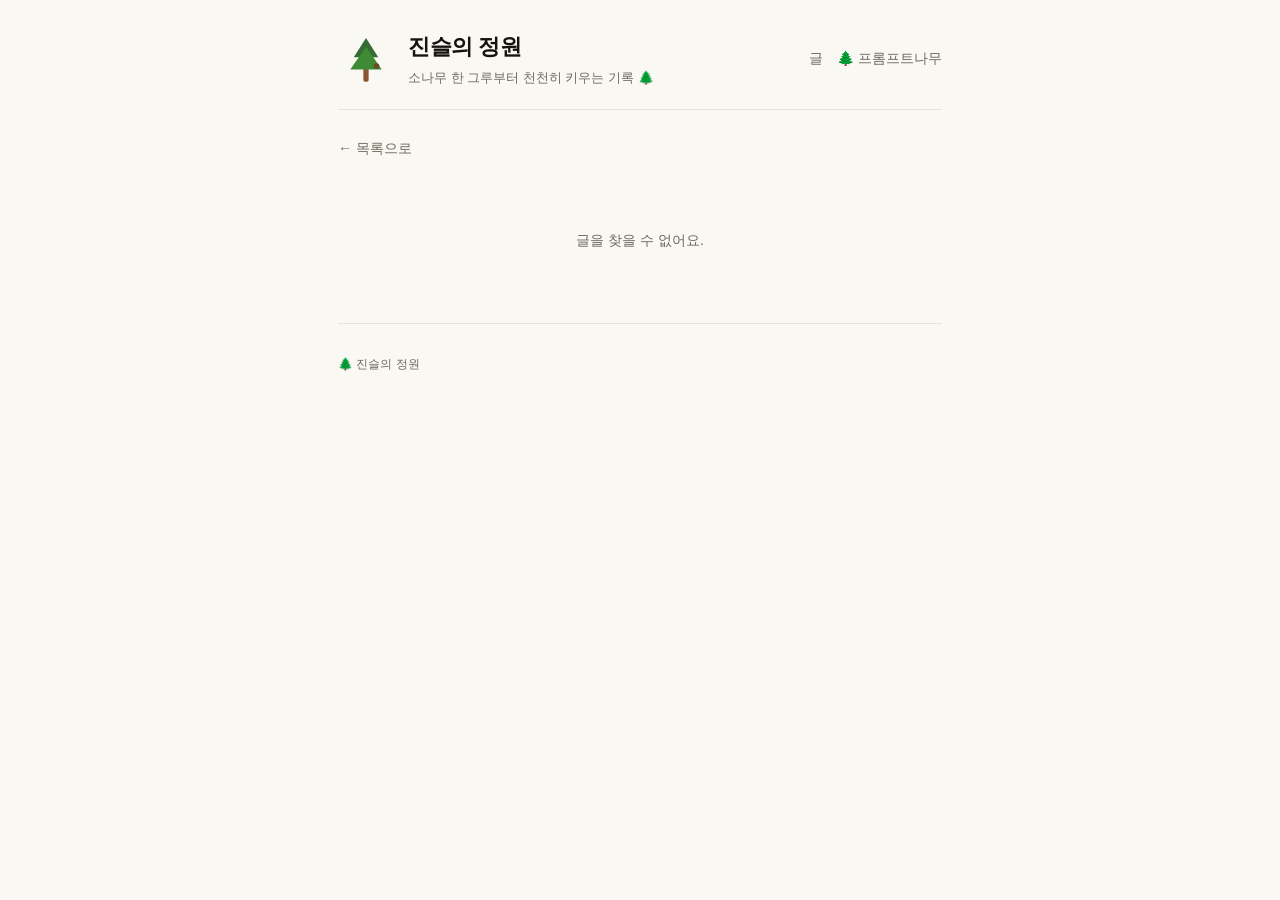
<file: post.html>
<!doctype html>
<html lang="ko">
  <head>
    <meta charset="utf-8" />
    <meta name="viewport" content="width=device-width, initial-scale=1" />
    <title>진슬의 정원 🌲</title>
    <link rel="stylesheet" href="blog.css" />
  </head>
  <body>
    <main class="wrap">
      <header class="site-head">
        <svg class="site-mascot" viewBox="0 0 64 64" aria-hidden="true">
          <rect x="29" y="40" width="6" height="18" rx="2" fill="#8a5630" />
          <polygon points="32,8 46,30 18,30" fill="#356b34" />
          <polygon points="32,18 50,44 14,44" fill="#3f8a35" />
          <circle cx="44" cy="40" r="3.2" fill="#6e4a24" />
        </svg>
        <div>
          <h1 class="site-title"><a href="index.html">진슬의 정원</a></h1>
          <p class="site-tagline">소나무 한 그루부터 천천히 키우는 기록 🌲</p>
        </div>
        <nav class="site-nav">
          <a href="index.html">글</a>
          <a href="tree/">🌲 프롬프트나무</a>
        </nav>
      </header>

      <article>
        <a class="back" href="index.html">← 목록으로</a>
        <h1 id="postTitle" class="post-title"></h1>
        <div id="postHeadMeta" class="post-head-meta"></div>
        <div id="postBody" class="post-body"></div>
      </article>

      <footer class="site-foot">
        <p>🌲 진슬의 정원</p>
      </footer>
    </main>
    <script>
      if ("serviceWorker" in navigator) {
        navigator.serviceWorker.getRegistrations().then((rs) => rs.forEach((r) => r.unregister()));
      }
      if (window.caches) caches.keys().then((ks) => ks.forEach((k) => caches.delete(k)));
    </script>
    <script type="module" src="app.js"></script>
  </body>
</html>
</file>
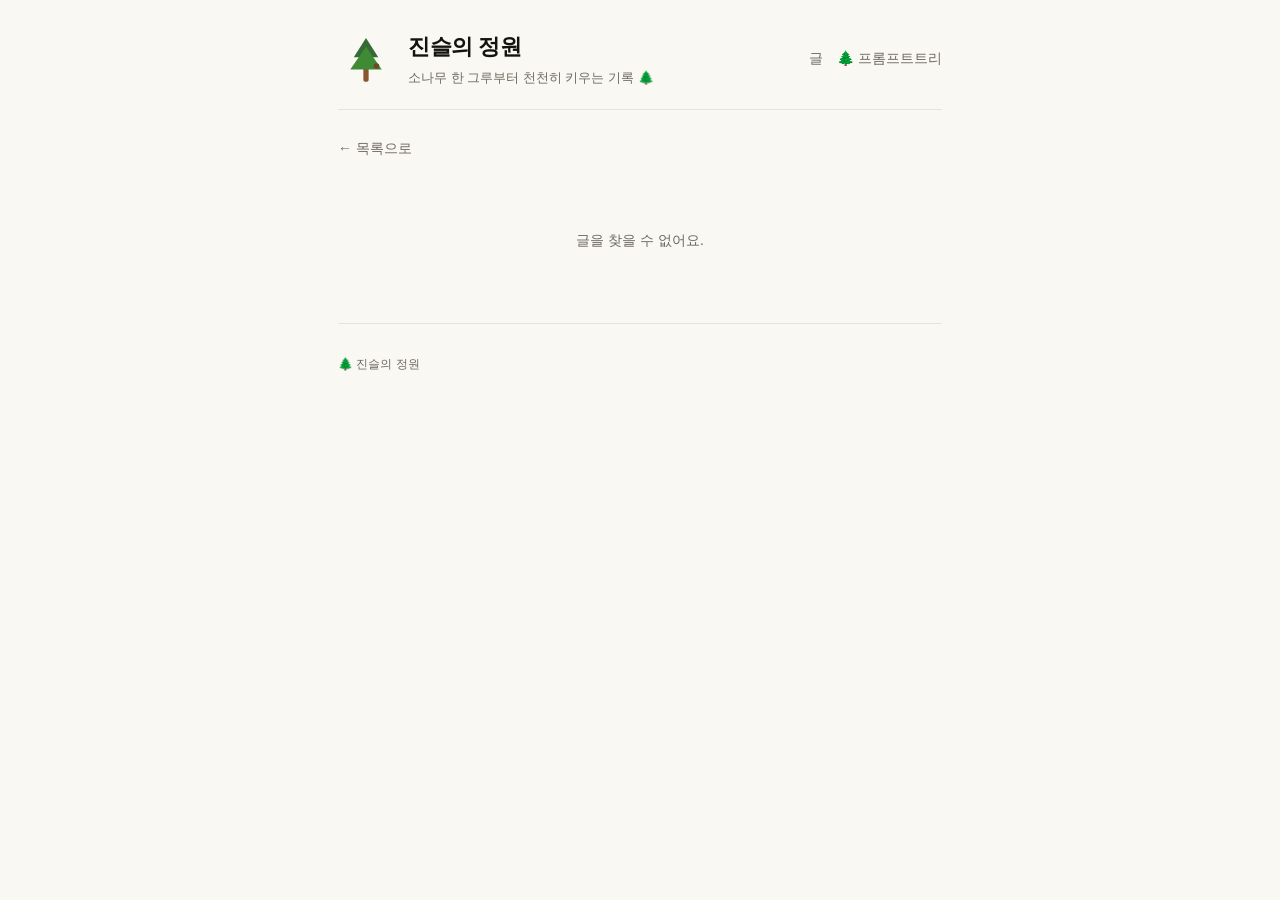
<file: blog/post.html>
<!doctype html>
<html lang="ko">
  <head>
    <meta charset="utf-8" />
    <meta name="viewport" content="width=device-width, initial-scale=1" />
    <title>진슬의 정원 🌲</title>
    <link rel="stylesheet" href="blog.css" />
    <link rel="icon" href="../favicon.svg" type="image/svg+xml" />
  </head>
  <body>
    <main class="wrap">
      <header class="site-head">
        <svg class="site-mascot" viewBox="0 0 64 64" aria-hidden="true">
          <rect x="29" y="40" width="6" height="18" rx="2" fill="#8a5630" />
          <polygon points="32,8 46,30 18,30" fill="#356b34" />
          <polygon points="32,18 50,44 14,44" fill="#3f8a35" />
          <circle cx="44" cy="40" r="3.2" fill="#6e4a24" />
        </svg>
        <div>
          <h1 class="site-title"><a href="index.html">진슬의 정원</a></h1>
          <p class="site-tagline">소나무 한 그루부터 천천히 키우는 기록 🌲</p>
        </div>
        <nav class="site-nav">
          <a href="index.html">글</a>
          <a href="../">🌲 프롬프트트리</a>
        </nav>
      </header>

      <article>
        <a class="back" href="index.html">← 목록으로</a>
        <h1 id="postTitle" class="post-title"></h1>
        <div id="postHeadMeta" class="post-head-meta"></div>
        <div id="postBody" class="post-body"></div>
      </article>

      <footer class="site-foot">
        <p>🌲 진슬의 정원</p>
      </footer>
    </main>
    <script>
      if ("serviceWorker" in navigator) {
        navigator.serviceWorker.getRegistrations().then((rs) => rs.forEach((r) => r.unregister()));
      }
      if (window.caches) caches.keys().then((ks) => ks.forEach((k) => caches.delete(k)));
    </script>
    <script type="module" src="app.js"></script>
  </body>
</html>
</file>
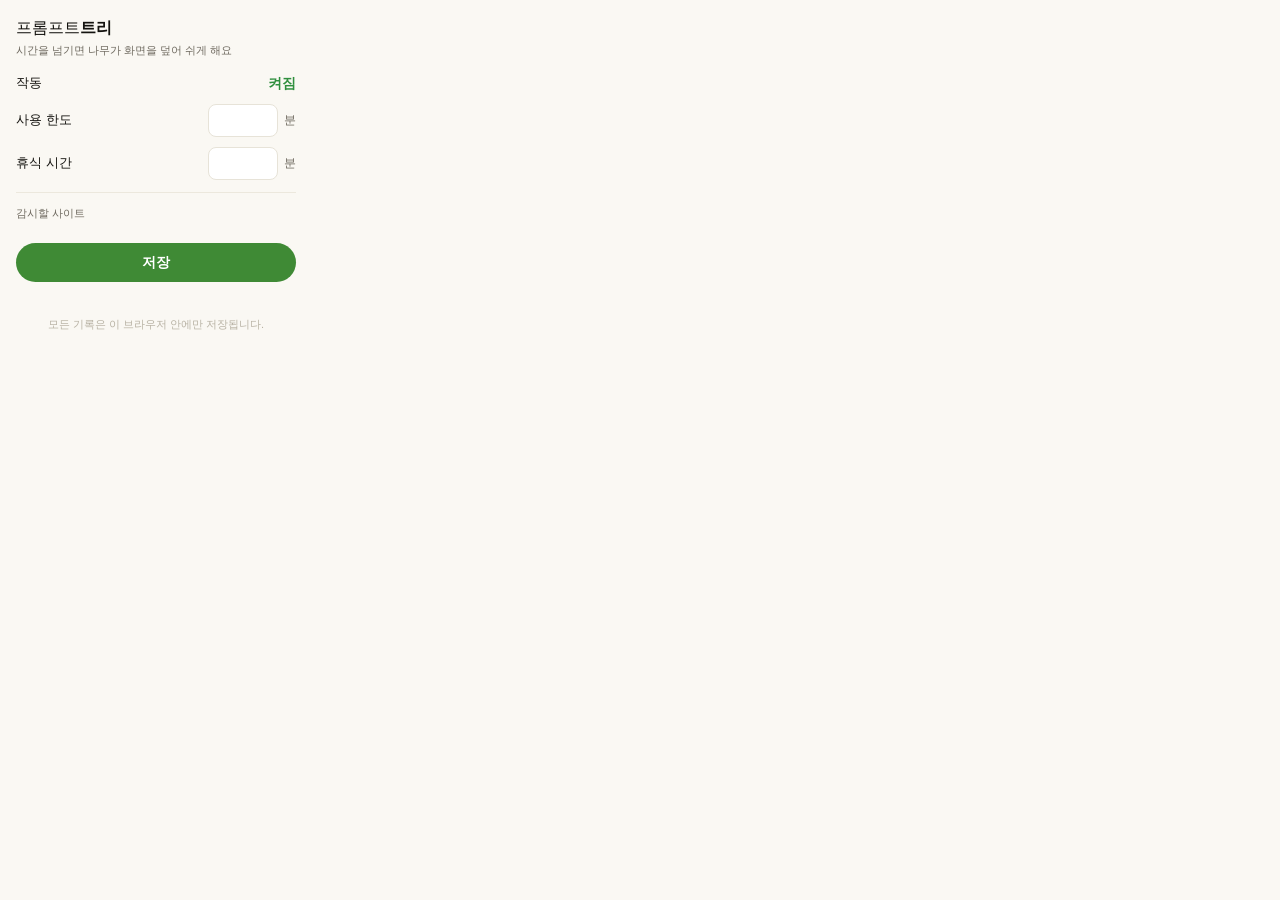
<file: extension/popup.html>
<!doctype html>
<html lang="ko">
  <head>
    <meta charset="utf-8" />
    <style>
      body {
        margin: 0; width: 280px;
        font: 14px/1.5 -apple-system, "Apple SD Gothic Neo", "Segoe UI", sans-serif;
        color: #14130f; background: #faf8f3; padding: 16px;
      }
      h1 { font-size: 16px; margin: 0 0 2px; font-weight: 300; }
      h1 b { font-weight: 800; }
      .sub { color: #6f6a60; font-size: 11px; margin: 0 0 14px; }
      .row { display: flex; align-items: center; justify-content: space-between; margin: 10px 0; }
      .row label { font-size: 13px; }
      .num { display: flex; align-items: center; gap: 6px; }
      .num input { width: 56px; padding: 5px 6px; border: 1px solid #e7e3d8; border-radius: 8px; font: inherit; text-align: right; }
      .unit { color: #6f6a60; font-size: 12px; }
      .switch { cursor: pointer; font-weight: 700; }
      .switch.on { color: #2f8f3e; }
      .switch.off { color: #b8b2a4; }
      hr { border: none; border-top: 1px solid #ece8dd; margin: 12px 0; }
      .cat-title { font-size: 12px; font-weight: 700; color: #5b6b56; margin: 10px 0 6px; }
      .chips { display: flex; flex-wrap: wrap; gap: 6px; }
      .chip {
        font-size: 12px; padding: 4px 9px; border-radius: 999px;
        border: 1px solid #e7e3d8; background: #fff; color: #b8b2a4; cursor: pointer; user-select: none;
      }
      .chip.on { background: #eaf3e4; border-color: #b9d6a6; color: #2f6b34; font-weight: 700; }
      .save { width: 100%; margin-top: 14px; padding: 9px; border: none; background: #3f8a35; color: #fff; border-radius: 999px; cursor: pointer; font: inherit; font-weight: 700; }
      .save:hover { background: #357a2d; }
      .saved { text-align: center; font-size: 12px; color: #2f8f3e; min-height: 16px; margin-top: 8px; }
      .hint { margin: 10px 0 0; font-size: 11px; color: #b8b2a4; text-align: center; }
    </style>
  </head>
  <body>
    <h1>프롬프트<b>트리</b></h1>
    <p class="sub">시간을 넘기면 나무가 화면을 덮어 쉬게 해요</p>

    <div class="row">
      <label>작동</label>
      <span class="switch on" id="enabled">켜짐</span>
    </div>
    <div class="row">
      <label>사용 한도</label>
      <span class="num"><input id="usage" type="number" min="1" max="240" /><span class="unit">분</span></span>
    </div>
    <div class="row">
      <label>휴식 시간</label>
      <span class="num"><input id="break" type="number" min="1" max="60" /><span class="unit">분</span></span>
    </div>

    <hr />
    <div class="sub" style="margin:0 0 8px">감시할 사이트</div>
    <div class="sites" id="sites"></div>

    <button class="save" id="save" type="button">저장</button>
    <div class="saved" id="saved"></div>
    <p class="hint">모든 기록은 이 브라우저 안에만 저장됩니다.</p>

    <script src="popup.js"></script>
  </body>
</html>
</file>
<file: blog/blog.css>
:root {
  --ink: #14130f;
  --muted: #6f6a60;
  --line: #e7e3d8;
  --bg: #faf8f3;
  --card: #ffffff;
  --green: #3f8a35;
  --pink: #e0689f;
  --accent: #3f8a35;
}

* { box-sizing: border-box; }

body {
  margin: 0;
  font-family: -apple-system, BlinkMacSystemFont, "Segoe UI", "Apple SD Gothic Neo",
    "Pretendard", "Malgun Gothic", sans-serif;
  background: var(--bg);
  color: var(--ink);
  line-height: 1.7;
}

a { color: var(--green); text-decoration: none; }
a:hover { text-decoration: underline; }

.wrap { max-width: 640px; margin: 0 auto; padding: 28px 18px 80px; }

/* 헤더 / 히어로 */
.site-head {
  display: flex; align-items: center; gap: 14px;
  padding-bottom: 20px; margin-bottom: 24px;
  border-bottom: 1px solid var(--line);
}
.site-mascot { width: 56px; height: 56px; flex: none; }
.site-title { font-size: 22px; font-weight: 800; margin: 0; letter-spacing: -0.02em; }
.site-title a { color: var(--ink); }
.site-tagline { margin: 2px 0 0; font-size: 13px; color: var(--muted); }
.site-nav { margin-left: auto; display: flex; gap: 14px; font-size: 14px; }
.site-nav a { color: var(--muted); }
.site-nav a:hover { color: var(--ink); text-decoration: none; }

/* 글 목록 */
.post-list { list-style: none; margin: 0; padding: 0; display: grid; gap: 14px; }
.post-card {
  border: 1px solid var(--line);
  border-radius: 18px;
  background: var(--card);
  padding: 18px 20px;
  transition: transform 0.14s ease, box-shadow 0.2s ease;
}
.post-card:hover { transform: translateY(-2px); box-shadow: 0 8px 24px #14130f12; }
.post-card a { color: inherit; text-decoration: none; }
.post-card h2 { margin: 0 0 4px; font-size: 18px; font-weight: 800; }
.post-card .summary { margin: 6px 0 10px; font-size: 14px; color: var(--ink); }
.post-meta { font-size: 12px; color: var(--muted); display: flex; gap: 8px; align-items: center; flex-wrap: wrap; }
.tag { font-size: 11px; background: #f1eee5; color: var(--muted); border-radius: 999px; padding: 2px 9px; }

/* 단일 글 */
.post-title { font-size: 28px; font-weight: 800; margin: 6px 0 6px; letter-spacing: -0.02em; }
.post-head-meta { font-size: 13px; color: var(--muted); margin-bottom: 22px; }
.post-body { font-size: 16px; }
.post-body h1, .post-body h2, .post-body h3 { font-weight: 800; line-height: 1.3; margin: 28px 0 10px; }
.post-body h1 { font-size: 24px; }
.post-body h2 { font-size: 20px; }
.post-body h3 { font-size: 17px; }
.post-body p { margin: 12px 0; }
.post-body ul, .post-body ol { margin: 12px 0; padding-left: 22px; }
.post-body li { margin: 4px 0; }
.post-body img { max-width: 100%; border-radius: 14px; }
.post-body blockquote {
  margin: 16px 0; padding: 8px 16px;
  border-left: 3px solid var(--green);
  background: #f3faef; border-radius: 0 10px 10px 0; color: var(--ink);
}
.post-body code {
  background: #f1eee5; padding: 2px 6px; border-radius: 6px;
  font-family: ui-monospace, SFMono-Regular, Menlo, monospace; font-size: 0.88em;
}
.post-body pre {
  background: #14130f; color: #f3f0e8; padding: 14px 16px;
  border-radius: 14px; overflow: auto; font-size: 13.5px; line-height: 1.5;
}
.post-body pre code { background: none; padding: 0; color: inherit; }
.post-body hr { border: none; border-top: 1px solid var(--line); margin: 28px 0; }

.back { display: inline-block; margin-bottom: 16px; font-size: 14px; color: var(--muted); }
.back:hover { color: var(--ink); text-decoration: none; }

.site-foot { margin-top: 40px; padding-top: 18px; border-top: 1px solid var(--line); font-size: 12px; color: var(--muted); }
.empty { color: var(--muted); font-size: 14px; padding: 30px 0; text-align: center; }
</file>
<file: blog.css>
:root {
  --ink: #14130f;
  --muted: #6f6a60;
  --line: #e7e3d8;
  --bg: #faf8f3;
  --card: #ffffff;
  --green: #3f8a35;
  --pink: #e0689f;
  --accent: #3f8a35;
}

* { box-sizing: border-box; }

body {
  margin: 0;
  font-family: -apple-system, BlinkMacSystemFont, "Segoe UI", "Apple SD Gothic Neo",
    "Pretendard", "Malgun Gothic", sans-serif;
  background: var(--bg);
  color: var(--ink);
  line-height: 1.7;
}

a { color: var(--green); text-decoration: none; }
a:hover { text-decoration: underline; }

.wrap { max-width: 640px; margin: 0 auto; padding: 28px 18px 80px; }

/* 헤더 / 히어로 */
.site-head {
  display: flex; align-items: center; gap: 14px;
  padding-bottom: 20px; margin-bottom: 24px;
  border-bottom: 1px solid var(--line);
}
.site-mascot { width: 56px; height: 56px; flex: none; }
.site-title { font-size: 22px; font-weight: 800; margin: 0; letter-spacing: -0.02em; }
.site-title a { color: var(--ink); }
.site-tagline { margin: 2px 0 0; font-size: 13px; color: var(--muted); }
.site-nav { margin-left: auto; display: flex; gap: 14px; font-size: 14px; }
.site-nav a { color: var(--muted); }
.site-nav a:hover { color: var(--ink); text-decoration: none; }

/* 글 목록 */
.post-list { list-style: none; margin: 0; padding: 0; display: grid; gap: 14px; }
.post-card {
  border: 1px solid var(--line);
  border-radius: 18px;
  background: var(--card);
  padding: 18px 20px;
  transition: transform 0.14s ease, box-shadow 0.2s ease;
}
.post-card:hover { transform: translateY(-2px); box-shadow: 0 8px 24px #14130f12; }
.post-card a { color: inherit; text-decoration: none; }
.post-card h2 { margin: 0 0 4px; font-size: 18px; font-weight: 800; }
.post-card .summary { margin: 6px 0 10px; font-size: 14px; color: var(--ink); }
.post-meta { font-size: 12px; color: var(--muted); display: flex; gap: 8px; align-items: center; flex-wrap: wrap; }
.tag { font-size: 11px; background: #f1eee5; color: var(--muted); border-radius: 999px; padding: 2px 9px; }

/* 단일 글 */
.post-title { font-size: 28px; font-weight: 800; margin: 6px 0 6px; letter-spacing: -0.02em; }
.post-head-meta { font-size: 13px; color: var(--muted); margin-bottom: 22px; }
.post-body { font-size: 16px; }
.post-body h1, .post-body h2, .post-body h3 { font-weight: 800; line-height: 1.3; margin: 28px 0 10px; }
.post-body h1 { font-size: 24px; }
.post-body h2 { font-size: 20px; }
.post-body h3 { font-size: 17px; }
.post-body p { margin: 12px 0; }
.post-body ul, .post-body ol { margin: 12px 0; padding-left: 22px; }
.post-body li { margin: 4px 0; }
.post-body img { max-width: 100%; border-radius: 14px; }
.post-body blockquote {
  margin: 16px 0; padding: 8px 16px;
  border-left: 3px solid var(--green);
  background: #f3faef; border-radius: 0 10px 10px 0; color: var(--ink);
}
.post-body code {
  background: #f1eee5; padding: 2px 6px; border-radius: 6px;
  font-family: ui-monospace, SFMono-Regular, Menlo, monospace; font-size: 0.88em;
}
.post-body pre {
  background: #14130f; color: #f3f0e8; padding: 14px 16px;
  border-radius: 14px; overflow: auto; font-size: 13.5px; line-height: 1.5;
}
.post-body pre code { background: none; padding: 0; color: inherit; }
.post-body hr { border: none; border-top: 1px solid var(--line); margin: 28px 0; }

.back { display: inline-block; margin-bottom: 16px; font-size: 14px; color: var(--muted); }
.back:hover { color: var(--ink); text-decoration: none; }

.site-foot { margin-top: 40px; padding-top: 18px; border-top: 1px solid var(--line); font-size: 12px; color: var(--muted); }
.empty { color: var(--muted); font-size: 14px; padding: 30px 0; text-align: center; }
</file>
